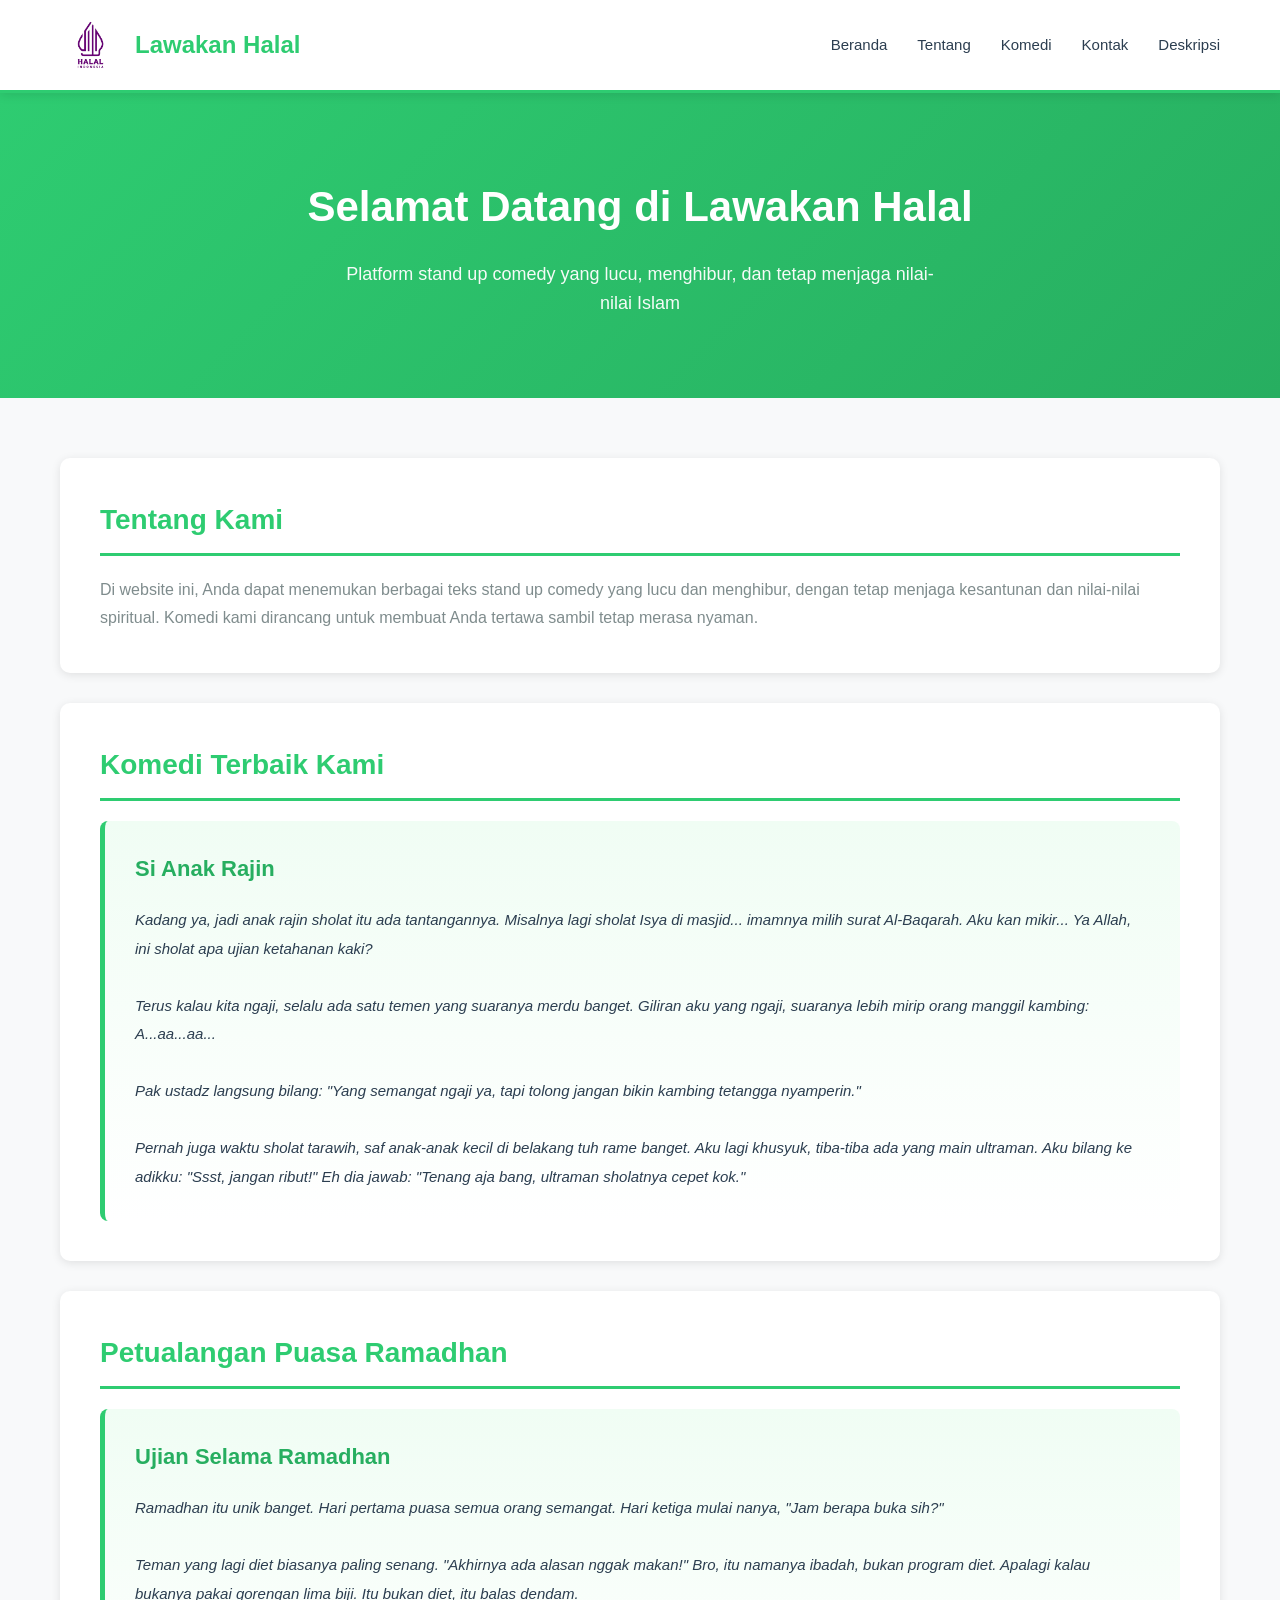
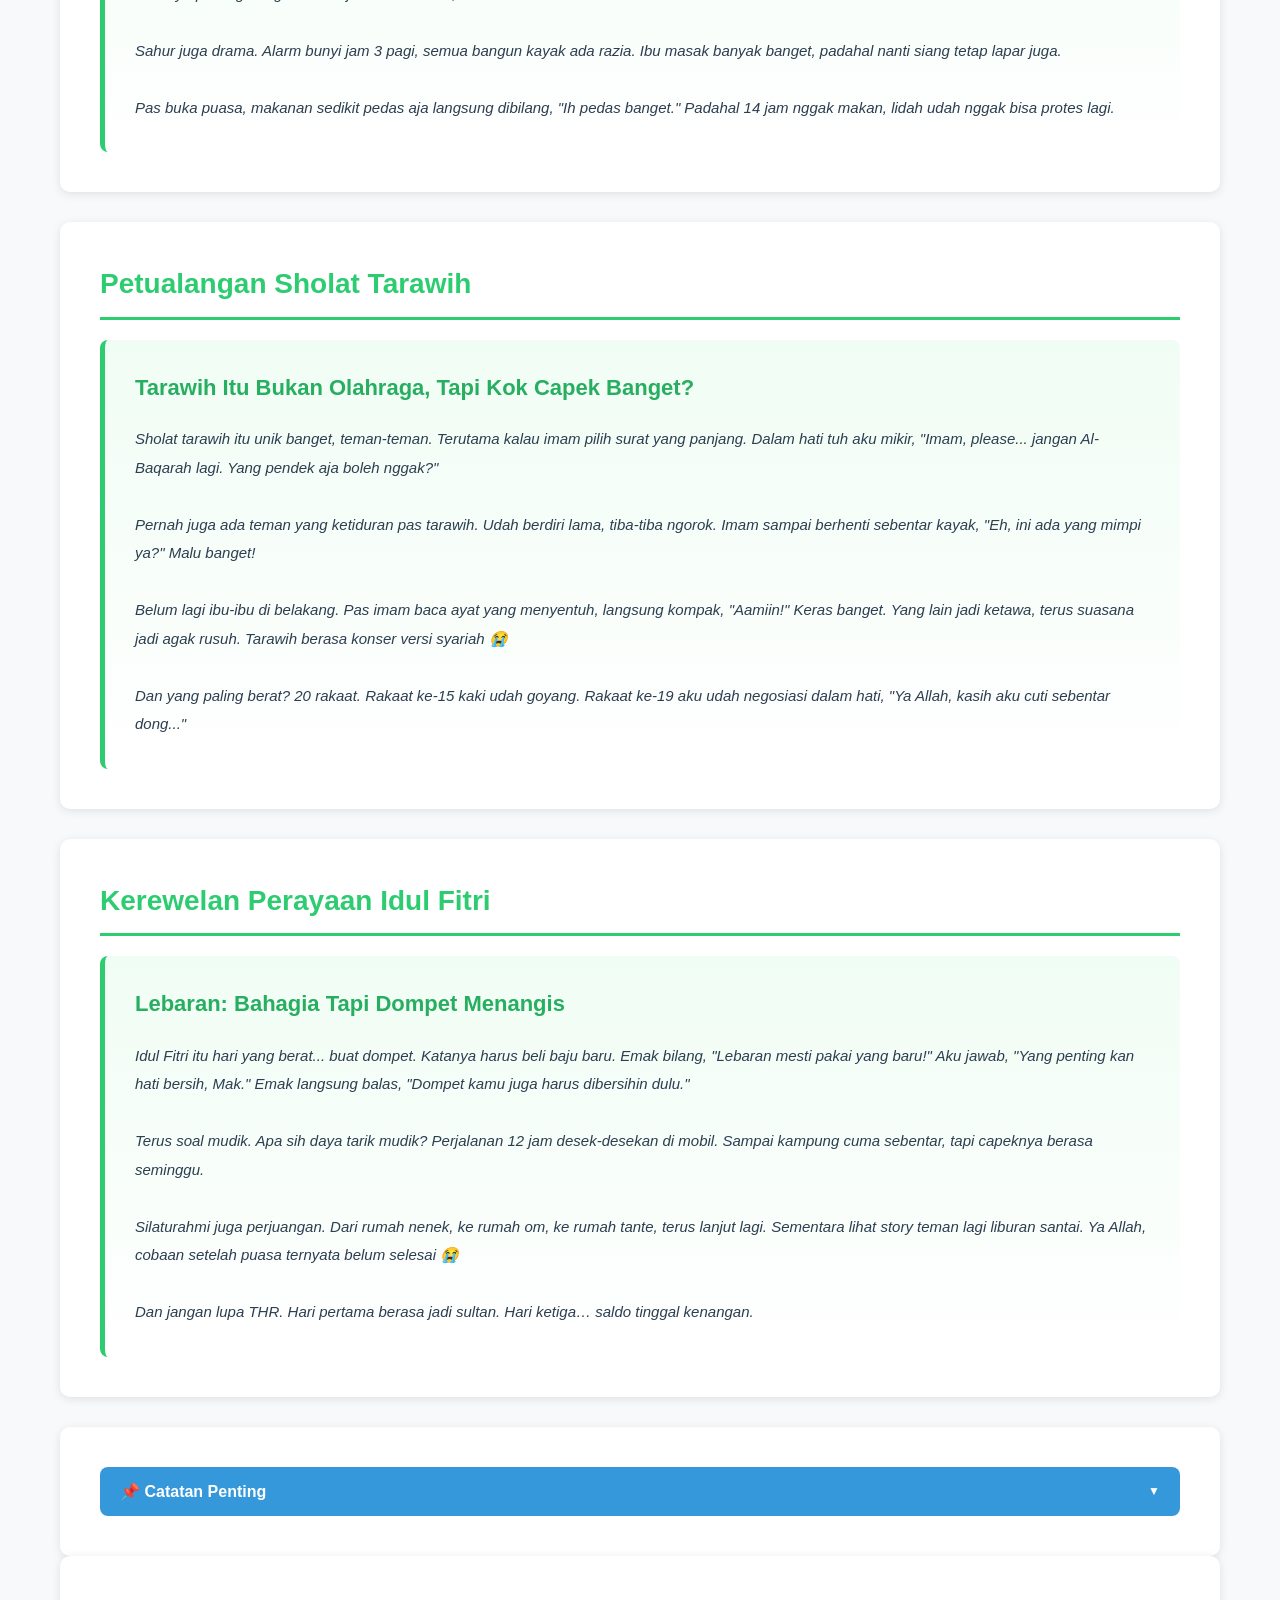
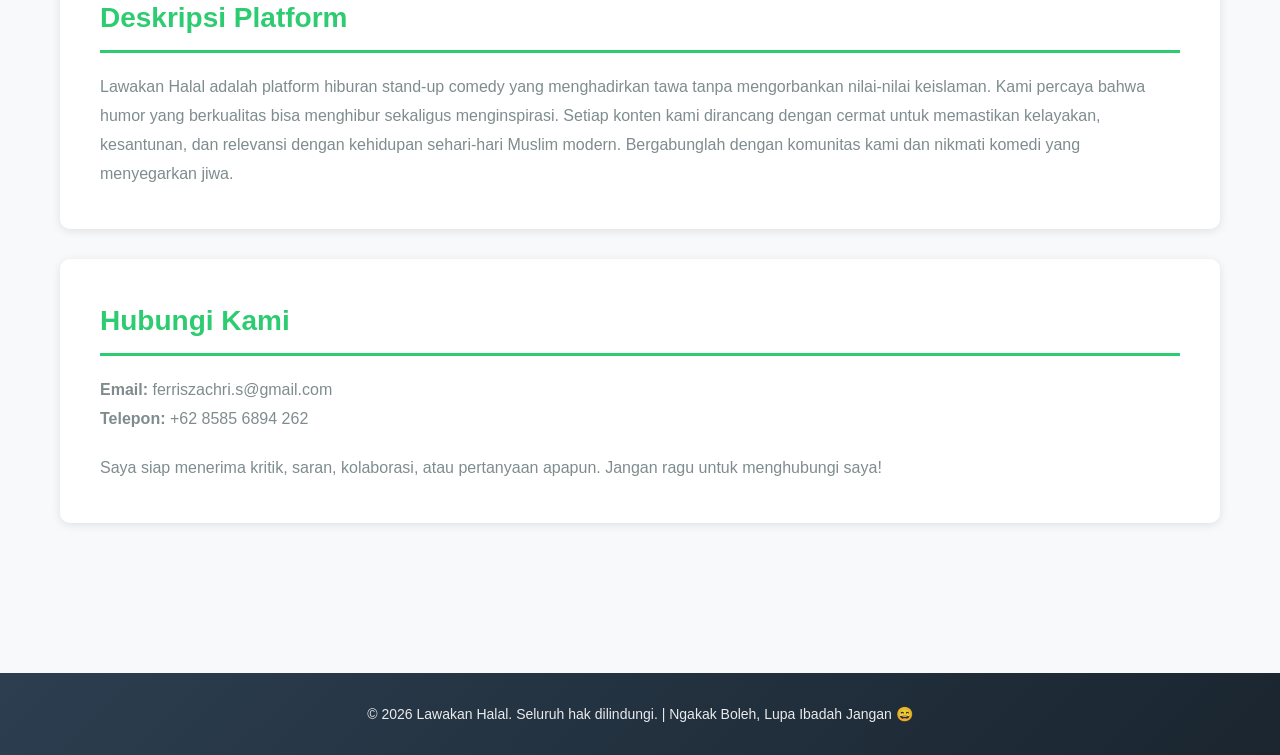
<file: index.html>
<!DOCTYPE html>
<html lang="id">
<head>
    <meta charset="UTF-8">
    <meta name="viewport" content="width=device-width, initial-scale=1.0">
    
    <link rel="icon" type="image/x-icon" href="logo baju fix.png">
    <title>Lawakan Halal - Stand Up Comedy Halal</title>
   
    <link rel="stylesheet" href="wiwok.css"> 
</head>
<body>
  
    <header class="header">
        <nav class="navbar">
            <div class="container navbar-container">
                <div class="logo-section">
                    <img src="LOGO-HALAL-TERBARU-1.png" alt="Lawakan Halal Logo" class="logo">
                    <h1 class="brand-name">Lawakan Halal</h1>
                </div>
                <button class="hamburger" id="hamburger">
                    <span></span>
                    <span></span>
                    <span></span>
                </button>
                <ul class="nav-list" id="navList">
                    <li><a href="#home" class="nav-link">Beranda</a></li>
                    <li><a href="#tentang" class="nav-link">Tentang</a></li>
                    <li><a href="#komedi" class="nav-link">Komedi</a></li>
                    <li><a href="#kontak" class="nav-link">Kontak</a></li>
                    <li><a href="#deskripsi" class="nav-link">Deskripsi</a></li>
                </ul>
            </div>
        </nav>
    </header>

    <section id="home" class="hero">
        <div class="container">
            <div class="hero-content">
                <h2>Selamat Datang di Lawakan Halal</h2>
                <p>Platform stand up comedy yang lucu, menghibur, dan tetap menjaga nilai-nilai Islam</p>
            </div>
        </div>
    </section>

    <main class="main-content">
        <div class="container">
           
            <section id="tentang" class="intro-section">
                <h3>Tentang Kami</h3>
                <p>Di website ini, Anda dapat menemukan berbagai teks stand up comedy yang lucu dan menghibur, dengan tetap menjaga kesantunan dan nilai-nilai spiritual. Komedi kami dirancang untuk membuat Anda tertawa sambil tetap merasa nyaman.</p>
            </section>

            <section id="komedi" class="comedy-section">
                <h3>Komedi Terbaik Kami</h3>
                <div class="comedy-card">
                    <h4>Si Anak Rajin</h4>
                    <p class="comedy-text">
                        Kadang ya, jadi anak rajin sholat itu ada tantangannya. Misalnya lagi sholat Isya di masjid... imamnya milih surat Al-Baqarah. Aku kan mikir... Ya Allah, ini sholat apa ujian ketahanan kaki?<br><br>
                        
                        Terus kalau kita ngaji, selalu ada satu temen yang suaranya merdu banget. Giliran aku yang ngaji, suaranya lebih mirip orang manggil kambing: A...aa...aa...<br><br>
                        
                        Pak ustadz langsung bilang: "Yang semangat ngaji ya, tapi tolong jangan bikin kambing tetangga nyamperin."<br><br>
                        
                        Pernah juga waktu sholat tarawih, saf anak-anak kecil di belakang tuh rame banget. Aku lagi khusyuk, tiba-tiba ada yang main ultraman. Aku bilang ke adikku: "Ssst, jangan ribut!" Eh dia jawab: "Tenang aja bang, ultraman sholatnya cepet kok."
                    </p>
                </div>
            </section>

            <section id="ramadhan" class="comedy-section">
                <h3>Petualangan Puasa Ramadhan</h3>
                <div class="comedy-card">
                    <h4>Ujian Selama Ramadhan</h4>
                    <p class="comedy-text">
                    Ramadhan itu unik banget. Hari pertama puasa semua orang semangat. Hari ketiga mulai nanya, "Jam berapa buka sih?"

                    <br><br>

                    Teman yang lagi diet biasanya paling senang. "Akhirnya ada alasan nggak makan!" Bro, itu namanya ibadah, bukan program diet. Apalagi kalau bukanya pakai gorengan lima biji. Itu bukan diet, itu balas dendam.

                    <br><br>

                    Sahur juga drama. Alarm bunyi jam 3 pagi, semua bangun kayak ada razia. Ibu masak banyak banget, padahal nanti siang tetap lapar juga.

                    <br><br>

                    Pas buka puasa, makanan sedikit pedas aja langsung dibilang, "Ih pedas banget." Padahal 14 jam nggak makan, lidah udah nggak bisa protes lagi.
                    </p>
                </div>
            </section>

            <section id="tarawih" class="comedy-section">
                <h3>Petualangan Sholat Tarawih</h3>
                <div class="comedy-card">
                    <h4>Tarawih Itu Bukan Olahraga, Tapi Kok Capek Banget?</h4>
                    <p class="comedy-text">
                    Sholat tarawih itu unik banget, teman-teman. Terutama kalau imam pilih surat yang panjang. Dalam hati tuh aku mikir, "Imam, please... jangan Al-Baqarah lagi. Yang pendek aja boleh nggak?"

                    <br><br>

                    Pernah juga ada teman yang ketiduran pas tarawih. Udah berdiri lama, tiba-tiba ngorok. Imam sampai berhenti sebentar kayak, "Eh, ini ada yang mimpi ya?" Malu banget!

                    <br><br>

                    Belum lagi ibu-ibu di belakang. Pas imam baca ayat yang menyentuh, langsung kompak, "Aamiin!" Keras banget. Yang lain jadi ketawa, terus suasana jadi agak rusuh. Tarawih berasa konser versi syariah 😭

                    <br><br>

                    Dan yang paling berat? 20 rakaat. Rakaat ke-15 kaki udah goyang. Rakaat ke-19 aku udah negosiasi dalam hati, "Ya Allah, kasih aku cuti sebentar dong..."
                    </p>
                </div>
            </section>

            <section id="idul-fitri" class="comedy-section">
                <h3>Kerewelan Perayaan Idul Fitri</h3>
                <div class="comedy-card">
                    <h4>Lebaran: Bahagia Tapi Dompet Menangis</h4>
                   <p class="comedy-text">
                    Idul Fitri itu hari yang berat... buat dompet. Katanya harus beli baju baru. Emak bilang, "Lebaran mesti pakai yang baru!" Aku jawab, "Yang penting kan hati bersih, Mak." Emak langsung balas, "Dompet kamu juga harus dibersihin dulu."

                    <br><br>

                    Terus soal mudik. Apa sih daya tarik mudik? Perjalanan 12 jam desek-desekan di mobil. Sampai kampung cuma sebentar, tapi capeknya berasa seminggu.

                    <br><br>

                    Silaturahmi juga perjuangan. Dari rumah nenek, ke rumah om, ke rumah tante, terus lanjut lagi. Sementara lihat story teman lagi liburan santai. Ya Allah, cobaan setelah puasa ternyata belum selesai 😭

                    <br><br>

                    Dan jangan lupa THR. Hari pertama berasa jadi sultan. Hari ketiga… saldo tinggal kenangan.
                    </p>
                </div>
            </section>

            <section class="disclaimer-section">
                <button class="disclaimer-btn" onclick="toggleDisclaimer()">
                    <span class="btn-text">📌 Catatan Penting</span>
                    <span class="btn-icon">▼</span>
                </button>
                <div id="disclaimer-panel" class="disclaimer-panel">
                    <p>
                    Semua komedi di sini cuma buat hiburan ya. Nggak ada niat menyinggung siapa pun. Kalau ada yang terasa dekat banget sama kehidupan kamu... ya mungkin itu memang relatable 😄
                    </p>
            </section>

            <section id="deskripsi" class="intro-section">
                <h3>Deskripsi Platform</h3>
                <p>Lawakan Halal adalah platform hiburan stand-up comedy yang menghadirkan tawa tanpa mengorbankan nilai-nilai keislaman. Kami percaya bahwa humor yang berkualitas bisa menghibur sekaligus menginspirasi. Setiap konten kami dirancang dengan cermat untuk memastikan kelayakan, kesantunan, dan relevansi dengan kehidupan sehari-hari Muslim modern. Bergabunglah dengan komunitas kami dan nikmati komedi yang menyegarkan jiwa.</p>
            </section>

            <section id="kontak" class="intro-section">
                <h3>Hubungi Kami</h3>
                <div style="line-height: 2;">
                    <p><strong>Email:</strong> ferriszachri.s@gmail.com</p>
                    <p><strong>Telepon:</strong> +62 8585 6894 262</p>
                    
                   
                    
                    <p style="margin-top: 20px;">Saya siap menerima kritik, saran, kolaborasi, atau pertanyaan apapun. Jangan ragu untuk menghubungi saya!</p>
                </div>
            </section>
        </div>
    </main>

    <footer class="footer">
        <div class="container">
            <p>&copy; 2026 Lawakan Halal. Seluruh hak dilindungi. | Ngakak Boleh, Lupa Ibadah Jangan 😄</p>
        </div>
    </footer>

    <script>
        function toggleDisclaimer() {
            const panel = document.getElementById("disclaimer-panel");
            const btn = document.querySelector(".disclaimer-btn");
            
            if (panel.style.display === "none") {
                panel.style.display = "block";
                btn.classList.add("active");
            } else {
                panel.style.display = "none";
                btn.classList.remove("active");
            }
        }
        
     
        const hamburger = document.getElementById("hamburger");
        const navList = document.getElementById("navList");
        
        hamburger.addEventListener("click", () => {
            navList.classList.toggle("active");
            hamburger.classList.toggle("active");
        });
        
    
        document.querySelectorAll(".nav-link").forEach(link => {
            link.addEventListener("click", (e) => {
                e.preventDefault();
                const href = link.getAttribute("href");
                if (href.startsWith("#")) {
                    const section = document.querySelector(href);
                    if (section) {
                        section.scrollIntoView({ behavior: "smooth" });
                      
                        navList.classList.remove("active");
                        hamburger.classList.remove("active");
                    }
                }
            });
        });
    </script>
</body>

</html>
</file>
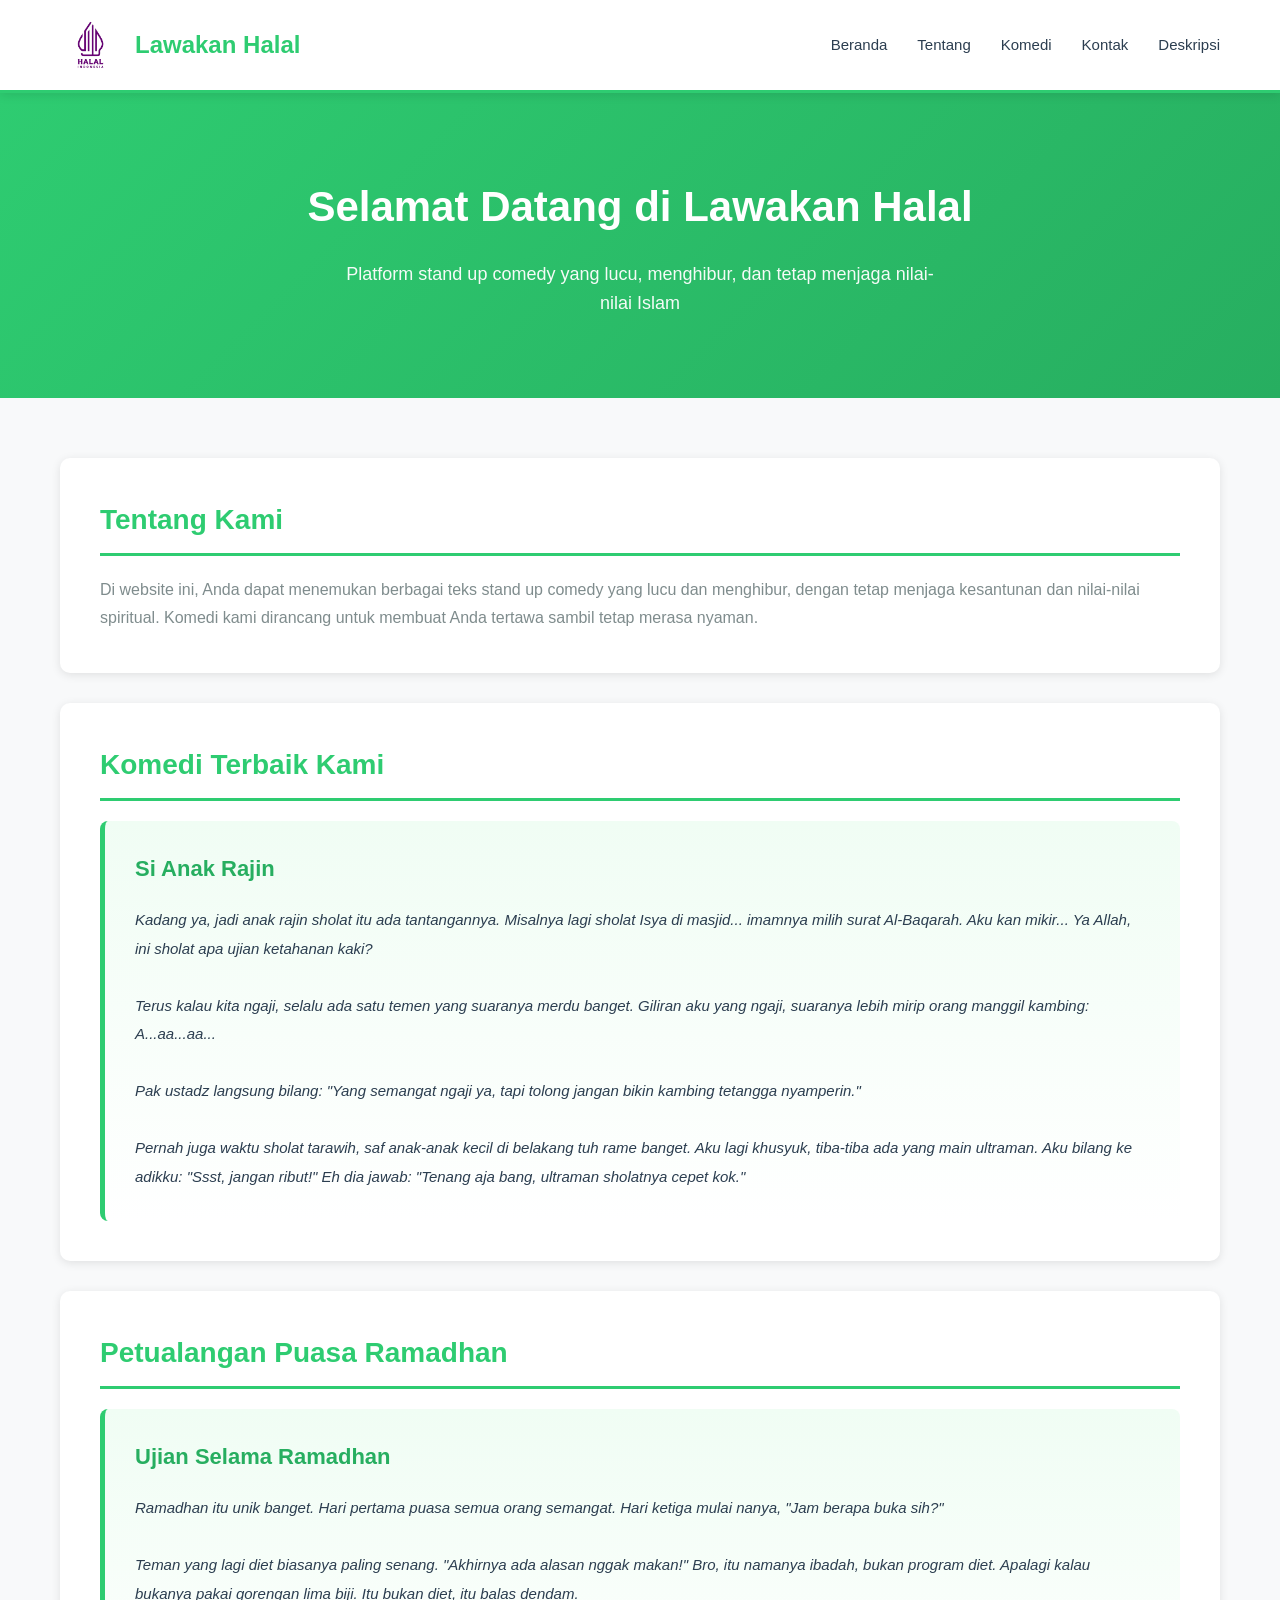
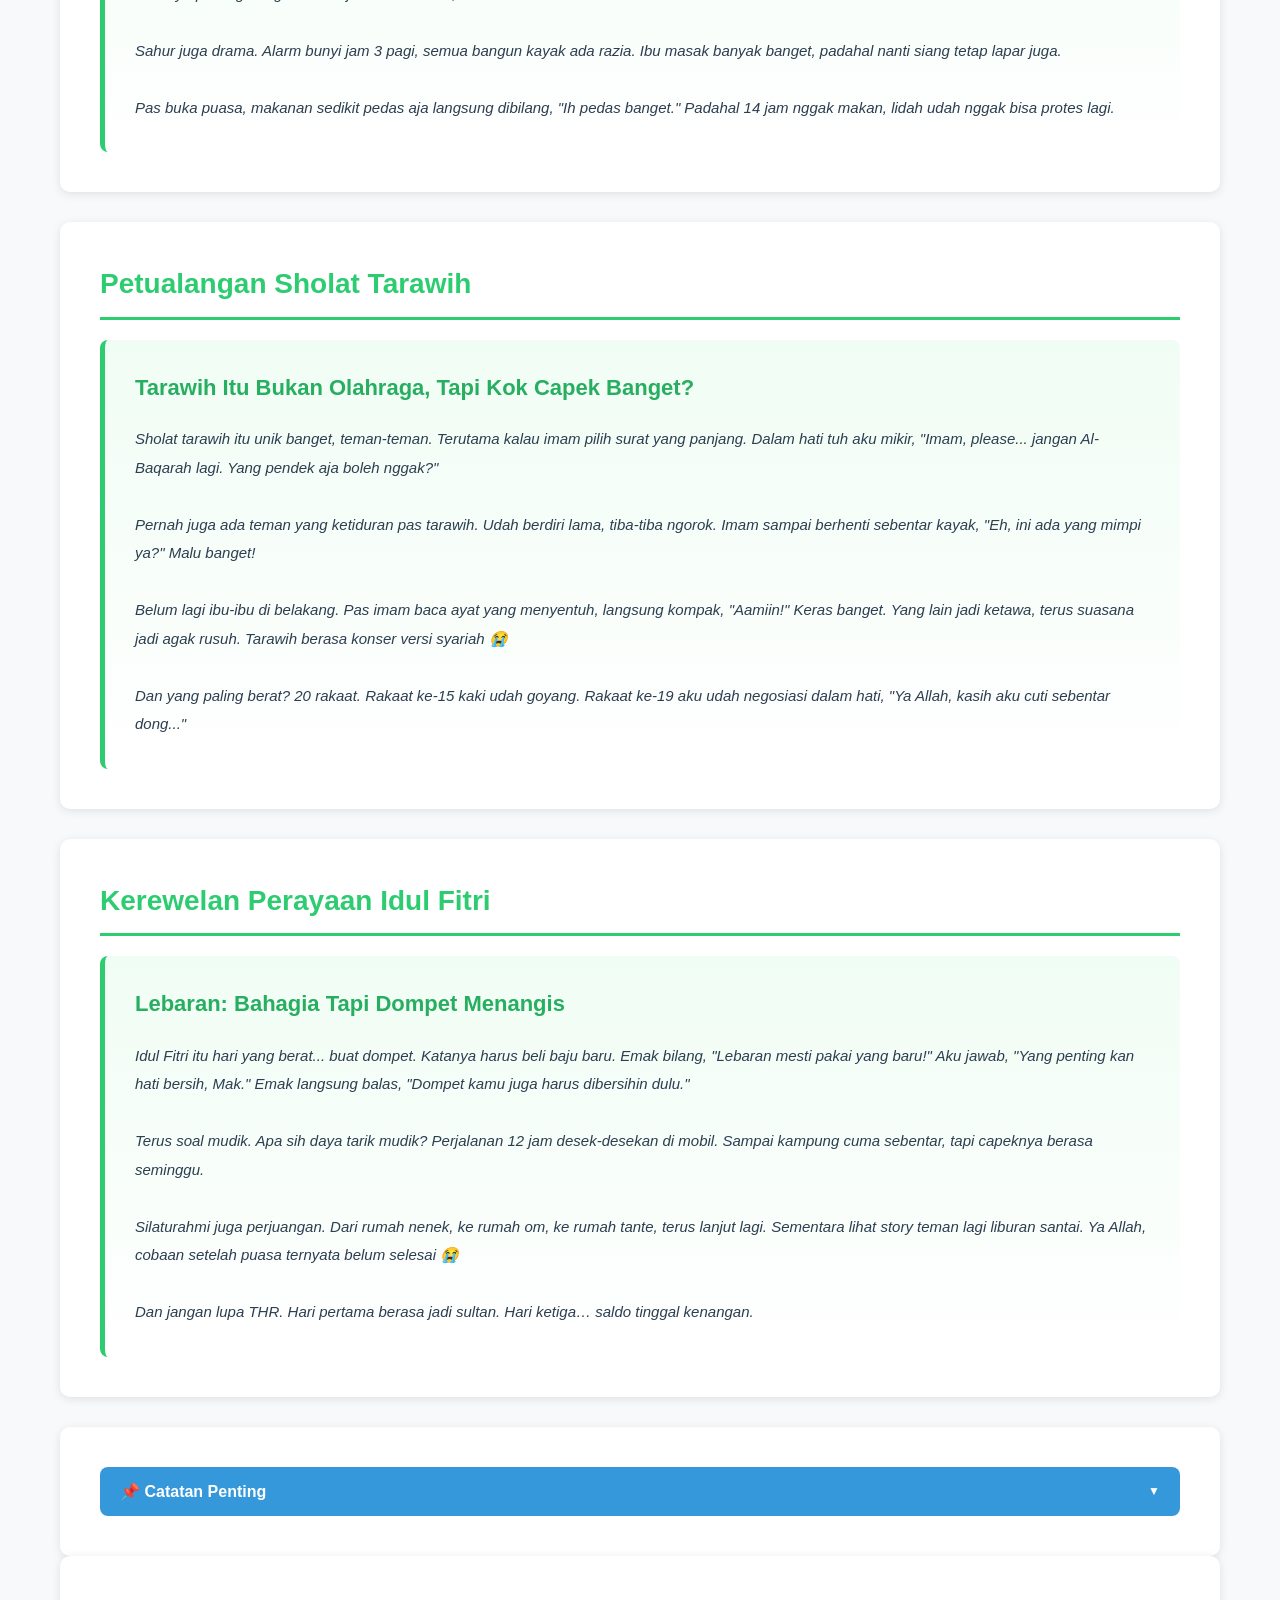
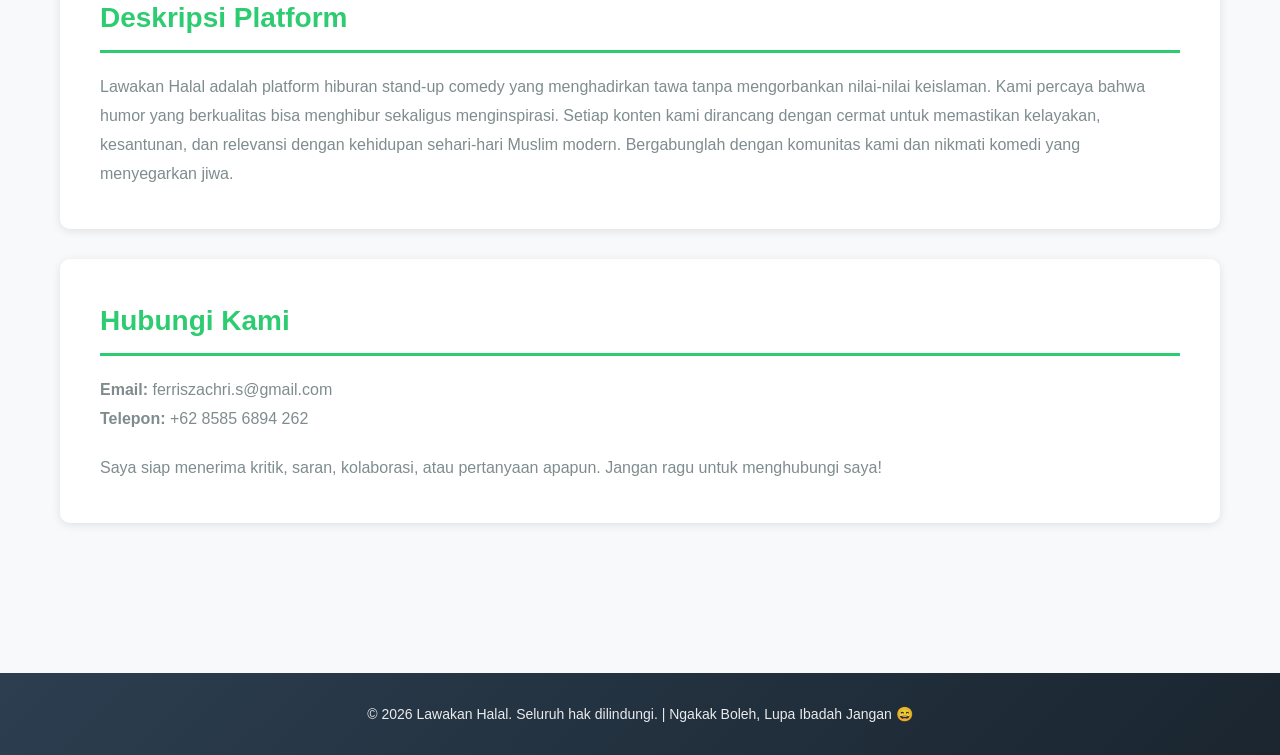
<file: homepage.html>
<!DOCTYPE html>
<html lang="id">
<head>
    <meta charset="UTF-8">
    <meta name="viewport" content="width=device-width, initial-scale=1.0">
    
    <link rel="icon" type="image/x-icon" href="logo baju fix.png">
    <title>Lawakan Halal - Stand Up Comedy Halal</title>
   
    <link rel="stylesheet" href="wiwok.css"> 
</head>
<body>
  
    <header class="header">
        <nav class="navbar">
            <div class="container navbar-container">
                <div class="logo-section">
                    <img src="LOGO-HALAL-TERBARU-1.png" alt="Lawakan Halal Logo" class="logo">
                    <h1 class="brand-name">Lawakan Halal</h1>
                </div>
                <button class="hamburger" id="hamburger">
                    <span></span>
                    <span></span>
                    <span></span>
                </button>
                <ul class="nav-list" id="navList">
                    <li><a href="#home" class="nav-link">Beranda</a></li>
                    <li><a href="#tentang" class="nav-link">Tentang</a></li>
                    <li><a href="#komedi" class="nav-link">Komedi</a></li>
                    <li><a href="#kontak" class="nav-link">Kontak</a></li>
                    <li><a href="#deskripsi" class="nav-link">Deskripsi</a></li>
                </ul>
            </div>
        </nav>
    </header>

    <section id="home" class="hero">
        <div class="container">
            <div class="hero-content">
                <h2>Selamat Datang di Lawakan Halal</h2>
                <p>Platform stand up comedy yang lucu, menghibur, dan tetap menjaga nilai-nilai Islam</p>
            </div>
        </div>
    </section>

    <main class="main-content">
        <div class="container">
           
            <section id="tentang" class="intro-section">
                <h3>Tentang Kami</h3>
                <p>Di website ini, Anda dapat menemukan berbagai teks stand up comedy yang lucu dan menghibur, dengan tetap menjaga kesantunan dan nilai-nilai spiritual. Komedi kami dirancang untuk membuat Anda tertawa sambil tetap merasa nyaman.</p>
            </section>

            <section id="komedi" class="comedy-section">
                <h3>Komedi Terbaik Kami</h3>
                <div class="comedy-card">
                    <h4>Si Anak Rajin</h4>
                    <p class="comedy-text">
                        Kadang ya, jadi anak rajin sholat itu ada tantangannya. Misalnya lagi sholat Isya di masjid... imamnya milih surat Al-Baqarah. Aku kan mikir... Ya Allah, ini sholat apa ujian ketahanan kaki?<br><br>
                        
                        Terus kalau kita ngaji, selalu ada satu temen yang suaranya merdu banget. Giliran aku yang ngaji, suaranya lebih mirip orang manggil kambing: A...aa...aa...<br><br>
                        
                        Pak ustadz langsung bilang: "Yang semangat ngaji ya, tapi tolong jangan bikin kambing tetangga nyamperin."<br><br>
                        
                        Pernah juga waktu sholat tarawih, saf anak-anak kecil di belakang tuh rame banget. Aku lagi khusyuk, tiba-tiba ada yang main ultraman. Aku bilang ke adikku: "Ssst, jangan ribut!" Eh dia jawab: "Tenang aja bang, ultraman sholatnya cepet kok."
                    </p>
                </div>
            </section>

            <section id="ramadhan" class="comedy-section">
                <h3>Petualangan Puasa Ramadhan</h3>
                <div class="comedy-card">
                    <h4>Ujian Selama Ramadhan</h4>
                    <p class="comedy-text">
                    Ramadhan itu unik banget. Hari pertama puasa semua orang semangat. Hari ketiga mulai nanya, "Jam berapa buka sih?"

                    <br><br>

                    Teman yang lagi diet biasanya paling senang. "Akhirnya ada alasan nggak makan!" Bro, itu namanya ibadah, bukan program diet. Apalagi kalau bukanya pakai gorengan lima biji. Itu bukan diet, itu balas dendam.

                    <br><br>

                    Sahur juga drama. Alarm bunyi jam 3 pagi, semua bangun kayak ada razia. Ibu masak banyak banget, padahal nanti siang tetap lapar juga.

                    <br><br>

                    Pas buka puasa, makanan sedikit pedas aja langsung dibilang, "Ih pedas banget." Padahal 14 jam nggak makan, lidah udah nggak bisa protes lagi.
                    </p>
                </div>
            </section>

            <section id="tarawih" class="comedy-section">
                <h3>Petualangan Sholat Tarawih</h3>
                <div class="comedy-card">
                    <h4>Tarawih Itu Bukan Olahraga, Tapi Kok Capek Banget?</h4>
                    <p class="comedy-text">
                    Sholat tarawih itu unik banget, teman-teman. Terutama kalau imam pilih surat yang panjang. Dalam hati tuh aku mikir, "Imam, please... jangan Al-Baqarah lagi. Yang pendek aja boleh nggak?"

                    <br><br>

                    Pernah juga ada teman yang ketiduran pas tarawih. Udah berdiri lama, tiba-tiba ngorok. Imam sampai berhenti sebentar kayak, "Eh, ini ada yang mimpi ya?" Malu banget!

                    <br><br>

                    Belum lagi ibu-ibu di belakang. Pas imam baca ayat yang menyentuh, langsung kompak, "Aamiin!" Keras banget. Yang lain jadi ketawa, terus suasana jadi agak rusuh. Tarawih berasa konser versi syariah 😭

                    <br><br>

                    Dan yang paling berat? 20 rakaat. Rakaat ke-15 kaki udah goyang. Rakaat ke-19 aku udah negosiasi dalam hati, "Ya Allah, kasih aku cuti sebentar dong..."
                    </p>
                </div>
            </section>

            <section id="idul-fitri" class="comedy-section">
                <h3>Kerewelan Perayaan Idul Fitri</h3>
                <div class="comedy-card">
                    <h4>Lebaran: Bahagia Tapi Dompet Menangis</h4>
                   <p class="comedy-text">
                    Idul Fitri itu hari yang berat... buat dompet. Katanya harus beli baju baru. Emak bilang, "Lebaran mesti pakai yang baru!" Aku jawab, "Yang penting kan hati bersih, Mak." Emak langsung balas, "Dompet kamu juga harus dibersihin dulu."

                    <br><br>

                    Terus soal mudik. Apa sih daya tarik mudik? Perjalanan 12 jam desek-desekan di mobil. Sampai kampung cuma sebentar, tapi capeknya berasa seminggu.

                    <br><br>

                    Silaturahmi juga perjuangan. Dari rumah nenek, ke rumah om, ke rumah tante, terus lanjut lagi. Sementara lihat story teman lagi liburan santai. Ya Allah, cobaan setelah puasa ternyata belum selesai 😭

                    <br><br>

                    Dan jangan lupa THR. Hari pertama berasa jadi sultan. Hari ketiga… saldo tinggal kenangan.
                    </p>
                </div>
            </section>

            <section class="disclaimer-section">
                <button class="disclaimer-btn" onclick="toggleDisclaimer()">
                    <span class="btn-text">📌 Catatan Penting</span>
                    <span class="btn-icon">▼</span>
                </button>
                <div id="disclaimer-panel" class="disclaimer-panel">
                    <p>
                    Semua komedi di sini cuma buat hiburan ya. Nggak ada niat menyinggung siapa pun. Kalau ada yang terasa dekat banget sama kehidupan kamu... ya mungkin itu memang relatable 😄
                    </p>
            </section>

            <section id="deskripsi" class="intro-section">
                <h3>Deskripsi Platform</h3>
                <p>Lawakan Halal adalah platform hiburan stand-up comedy yang menghadirkan tawa tanpa mengorbankan nilai-nilai keislaman. Kami percaya bahwa humor yang berkualitas bisa menghibur sekaligus menginspirasi. Setiap konten kami dirancang dengan cermat untuk memastikan kelayakan, kesantunan, dan relevansi dengan kehidupan sehari-hari Muslim modern. Bergabunglah dengan komunitas kami dan nikmati komedi yang menyegarkan jiwa.</p>
            </section>

            <section id="kontak" class="intro-section">
                <h3>Hubungi Kami</h3>
                <div style="line-height: 2;">
                    <p><strong>Email:</strong> ferriszachri.s@gmail.com</p>
                    <p><strong>Telepon:</strong> +62 8585 6894 262</p>
                    
                   
                    
                    <p style="margin-top: 20px;">Saya siap menerima kritik, saran, kolaborasi, atau pertanyaan apapun. Jangan ragu untuk menghubungi saya!</p>
                </div>
            </section>
        </div>
    </main>

    <footer class="footer">
        <div class="container">
            <p>&copy; 2026 Lawakan Halal. Seluruh hak dilindungi. | Ngakak Boleh, Lupa Ibadah Jangan 😄</p>
        </div>
    </footer>

    <script>
        function toggleDisclaimer() {
            const panel = document.getElementById("disclaimer-panel");
            const btn = document.querySelector(".disclaimer-btn");
            
            if (panel.style.display === "none") {
                panel.style.display = "block";
                btn.classList.add("active");
            } else {
                panel.style.display = "none";
                btn.classList.remove("active");
            }
        }
        
     
        const hamburger = document.getElementById("hamburger");
        const navList = document.getElementById("navList");
        
        hamburger.addEventListener("click", () => {
            navList.classList.toggle("active");
            hamburger.classList.toggle("active");
        });
        
    
        document.querySelectorAll(".nav-link").forEach(link => {
            link.addEventListener("click", (e) => {
                e.preventDefault();
                const href = link.getAttribute("href");
                if (href.startsWith("#")) {
                    const section = document.querySelector(href);
                    if (section) {
                        section.scrollIntoView({ behavior: "smooth" });
                      
                        navList.classList.remove("active");
                        hamburger.classList.remove("active");
                    }
                }
            });
        });
    </script>
</body>
</html>
</file>
<file: wiwok.css>
* {
    margin: 0;
    padding: 0;
    box-sizing: border-box;
}

:root {
    --primary-color: #2ecc71;
    --secondary-color: #27ae60;
    --text-dark: #2c3e50;
    --text-light: #7f8c8d;
    --bg-light: #f8f9fa;
    --bg-white: #ffffff;
    --accent-color: #3498db;
    --shadow: 0 2px 10px rgba(0, 0, 0, 0.1);
    --shadow-hover: 0 5px 20px rgba(0, 0, 0, 0.15);
    --transition: all 0.3s ease;
}

body {
    font-family: 'Segoe UI', Tahoma, Geneva, Verdana, sans-serif;
    color: var(--text-dark);
    background-color: var(--bg-light);
    line-height: 1.6;
    overflow-x: hidden;
}

.container {
    max-width: 1200px;
    margin: 0 auto;
    padding: 0 20px;
}

.header {
    background-color: var(--bg-white);
    box-shadow: var(--shadow);
    position: sticky;
    top: 0;
    z-index: 1000;
    border-bottom: 3px solid var(--primary-color);
}

.navbar .container {
    display: flex;
    justify-content: space-between;
    align-items: center;
    padding: 15px 20px;
}

.navbar-container {
    position: relative;
}

.hamburger {
    display: none;
    flex-direction: column;
    background: none;
    border: none;
    cursor: pointer;
    gap: 6px;
    padding: 0;
}

.hamburger span {
    width: 25px;
    height: 3px;
    background-color: var(--primary-color);
    border-radius: 2px;
    transition: var(--transition);
}

.hamburger.active span:nth-child(1) {
    transform: rotate(45deg) translate(10px, 10px);
}

.hamburger.active span:nth-child(2) {
    opacity: 0;
}

.hamburger.active span:nth-child(3) {
    transform: rotate(-45deg) translate(7px, -7px);
}

.logo-section {
    display: flex;
    align-items: center;
    gap: 15px;
    text-decoration: none;
    color: var(--text-dark);
}

.logo {
    width: 60px;
    height: 60px;
    border-radius: 10px;
    object-fit: cover;
    transition: var(--transition);
}

.logo:hover {
    transform: scale(1.1);
}

.brand-name {
    font-size: 24px;
    font-weight: 700;
    color: var(--primary-color);
    margin: 0;
}

.nav-list {
    list-style: none;
    display: flex;
    gap: 30px;
    align-items: center;
}

.nav-list.active {
    display: flex;
}

.nav-link {
    text-decoration: none;
    color: var(--text-dark);
    font-weight: 500;
    font-size: 15px;
    position: relative;
    transition: var(--transition);
}

.nav-link::after {
    content: '';
    position: absolute;
    bottom: -5px;
    left: 0;
    width: 0;
    height: 2px;
    background-color: var(--primary-color);
    transition: var(--transition);
}

.nav-link:hover {
    color: var(--primary-color);
}

.nav-link:hover::after {
    width: 100%;
}


.hero {
    background: linear-gradient(135deg, var(--primary-color) 0%, var(--secondary-color) 100%);
    color: white;
    padding: 80px 20px;
    text-align: center;
}

.hero-content h2 {
    font-size: 42px;
    margin-bottom: 20px;
    font-weight: 700;
}

.hero-content p {
    font-size: 18px;
    opacity: 0.95;
    max-width: 600px;
    margin: 0 auto;
}


.main-content {
    padding: 60px 20px;
    background-color: var(--bg-light);
}

.intro-section,
.comedy-section {
    background-color: var(--bg-white);
    padding: 40px;
    margin-bottom: 30px;
    border-radius: 10px;
    box-shadow: var(--shadow);
}

.intro-section h3,
.comedy-section h3,
.disclaimer-section h3 {
    font-size: 28px;
    color: var(--primary-color);
    margin-bottom: 20px;
    border-bottom: 3px solid var(--primary-color);
    padding-bottom: 10px;
}

.intro-section p {
    font-size: 16px;
    color: var(--text-light);
    line-height: 1.8;
}


.comedy-card {
    background: linear-gradient(to bottom, #f0fdf4, #ffffff);
    border-left: 5px solid var(--primary-color);
    padding: 30px;
    border-radius: 8px;
    transition: var(--transition);
}

.comedy-card:hover {
    box-shadow: var(--shadow-hover);
    transform: translateY(-5px);
}

.comedy-card h4 {
    font-size: 22px;
    color: var(--secondary-color);
    margin-bottom: 20px;
}

.comedy-text {
    font-size: 15px;
    color: var(--text-dark);
    line-height: 1.9;
    font-style: italic;
    padding: 0;
}


.disclaimer-section {
    background-color: var(--bg-white);
    padding: 40px;
    border-radius: 10px;
    box-shadow: var(--shadow);
}

.disclaimer-btn {
    width: 100%;
    padding: 15px 20px;
    background-color: var(--accent-color);
    color: white;
    border: none;
    border-radius: 8px;
    font-size: 16px;
    font-weight: 600;
    cursor: pointer;
    display: flex;
    justify-content: space-between;
    align-items: center;
    transition: var(--transition);
}

.disclaimer-btn:hover {
    background-color: #2980b9;
    transform: translateX(5px);
}

.disclaimer-btn.active {
    background-color: var(--primary-color);
}

.btn-icon {
    font-size: 12px;
    transition: var(--transition);
}

.disclaimer-btn.active .btn-icon {
    transform: rotate(180deg);
}

#disclaimer-panel {
    display: none;
    margin-top: 15px;
    padding: 20px;
    background-color: #fffacd;
    border-left: 4px solid var(--primary-color);
    border-radius: 5px;
    animation: slideDown 0.3s ease;
}

#disclaimer-panel p {
    color: var(--text-dark);
    font-size: 15px;
    line-height: 1.8;
    margin: 0;
}

@keyframes slideDown {
    from {
        opacity: 0;
        transform: translateY(-10px);
    }
    to {
        opacity: 1;
        transform: translateY(0);
    }
}


.footer {
    background: linear-gradient(135deg, var(--text-dark) 0%, #1a252f 100%);
    color: white;
    text-align: center;
    padding: 30px 20px;
    margin-top: 60px;
}

.footer p {
    margin: 0;
    font-size: 14px;
    opacity: 0.9;
}


@media (max-width: 768px) {
    .hamburger {
        display: flex;
    }

    .navbar .container {
        flex-direction: row;
        gap: 0;
    }
    
    .nav-list {
        position: absolute;
        top: 100%;
        left: 0;
        right: 0;
        flex-direction: column;
        gap: 15px;
        width: 100%;
        text-align: center;
        background-color: var(--bg-white);
        padding: 20px;
        border-bottom: 2px solid var(--primary-color);
        box-shadow: var(--shadow);
        max-height: 0;
        overflow: hidden;
        opacity: 0;
        transition: all 0.3s ease;
        display: flex;
    }

    .nav-list.active {
        max-height: 500px;
        opacity: 1;
    }
    
    .brand-name {
        font-size: 20px;
    }
    
    .hero-content h2 {
        font-size: 32px;
    }
    
    .hero-content p {
        font-size: 16px;
    }
    
    .intro-section,
    .comedy-section,
    .disclaimer-section {
        padding: 25px;
    }
    
    .intro-section h3,
    .comedy-section h3,
    .disclaimer-section h3 {
        font-size: 22px;
    }
    
    .comedy-text {
        font-size: 14px;
    }
    
    .disclaimer-btn {
        font-size: 15px;
    }
}

@media (max-width: 480px) {
    .hamburger {
        display: flex;
    }

    .nav-list {
        position: absolute;
        top: 100%;
        left: 0;
        right: 0;
        flex-direction: column;
        gap: 15px;
        width: 100%;
        text-align: center;
        background-color: var(--bg-white);
        padding: 15px;
        border-bottom: 2px solid var(--primary-color);
        box-shadow: var(--shadow);
        max-height: 0;
        overflow: hidden;
        opacity: 0;
        transition: all 0.3s ease;
        display: flex;
    }

    .nav-list.active {
        max-height: 500px;
        opacity: 1;
    }

    .hero-content h2 {
        font-size: 24px;
    }
    
    .hero-content p {
        font-size: 14px;
    }
    
    .logo-section {
        flex-direction: row;
        gap: 10px;
    }
    
    .intro-section,
    .comedy-section,
    .disclaimer-section {
        padding: 20px;
    }
    
    .intro-section h3,
    .comedy-section h3 {
        font-size: 18px;
    }
    
    .comedy-card h4 {
        font-size: 18px;
    }
    
    .comedy-text {
        font-size: 13px;
    }
}
</file>
